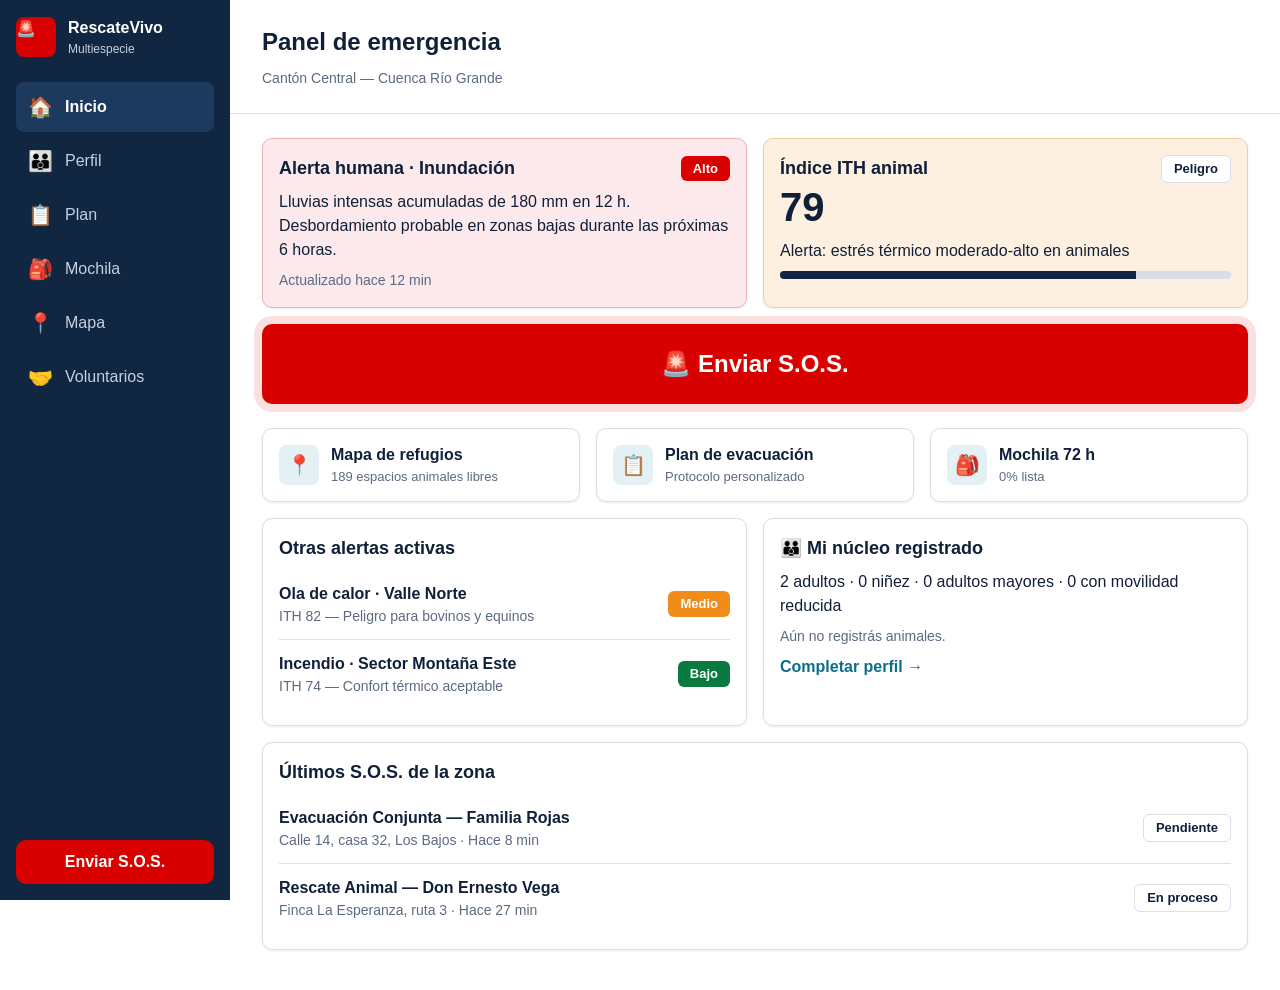
<file: index.html>
<!DOCTYPE html>
<html lang="es">

<head>
    <meta charset="UTF-8">
    <meta name="viewport" content="width=device-width, initial-scale=1">
    <title>Panel de emergencia | RescateVivo</title>
    <link rel="stylesheet" href="css/inicio.css">
</head>

<body>
    <!-- MENU: copiar este bloque igual en todas las paginas (en /pages cambia el prefijo a ../) -->
    <nav class="menu" aria-label="Menú principal">
        <div class="menu-marca">
            <span class="menu-logo" aria-hidden="true">🚨</span>
            <div><strong>RescateVivo</strong><span class="menu-subtitulo">Multiespecie</span></div>
        </div>
        <ul class="menu-lista">
            <li><a class="menu-enlace activo" href="index.html" aria-current="page"><span class="menu-icono" aria-hidden="true">🏠</span>Inicio</a></li>
            <li><a class="menu-enlace" href="pages/perfil.html"><span class="menu-icono" aria-hidden="true">👪</span>Perfil</a></li>
            <li><a class="menu-enlace" href="pages/plan.html"><span class="menu-icono" aria-hidden="true">📋</span>Plan</a></li>
            <li><a class="menu-enlace" href="pages/mochila.html"><span class="menu-icono" aria-hidden="true">🎒</span>Mochila</a></li>
            <li><a class="menu-enlace" href="pages/mapa.html"><span class="menu-icono" aria-hidden="true">📍</span>Mapa</a></li>
            <li><a class="menu-enlace" href="pages/voluntarios.html"><span class="menu-icono" aria-hidden="true">🤝</span>Voluntarios</a></li>
        </ul>
        <a class="btn btn-sos menu-sos" href="#">Enviar S.O.S.</a>
    </nav>

    <header class="encabezado-pagina">
        <h1>Panel de emergencia</h1>
        <p>Cantón Central — Cuenca Río Grande</p>
    </header>

    <main class="contenido">

        <!-- Alerta humana + indice ITH -->
        <div class="fila-dos">
            <section class="tarjeta tarjeta-alerta" aria-labelledby="titulo-alerta" role="alert">
                <div class="alerta-titulo">
                    <h2 id="titulo-alerta">Alerta humana · Inundación</h2>
                    <span class="badge badge-peligro">Alto</span>
                </div>
                <p class="alerta-detalle">Lluvias intensas acumuladas de 180 mm en 12 h. Desbordamiento probable en zonas bajas durante las próximas 6 horas.</p>
                <p class="texto-suave">Actualizado hace 12 min</p>
            </section>

            <section class="tarjeta tarjeta-aviso" aria-labelledby="titulo-ith">
                <div class="alerta-titulo">
                    <h2 id="titulo-ith">Índice ITH animal</h2>
                    <span class="badge badge-borde">Peligro</span>
                </div>
                <p class="ith-numero" id="ith-numero">0</p>
                <p class="alerta-detalle">Alerta: estrés térmico moderado-alto en animales</p>
                <div class="progreso" id="ith-barra" role="progressbar" aria-label="Índice ITH animal" aria-valuemin="0" aria-valuemax="100" aria-valuenow="0">
                    <div class="progreso-relleno" id="ith-relleno"></div>
                </div>
            </section>
        </div>

        <!-- Boton S.O.S. -->
        <a class="btn btn-sos btn-bloque boton-sos-grande" href="#">🚨 Enviar S.O.S.</a>

        <!-- Atajos -->
        <nav class="atajos" aria-label="Atajos">
            <a class="atajo" href="pages/mapa.html">
                <span class="atajo-icono" aria-hidden="true">📍</span>
                <span><strong>Mapa de refugios</strong><small>189 espacios animales libres</small></span>
            </a>
            <a class="atajo" href="pages/plan.html">
                <span class="atajo-icono" aria-hidden="true">📋</span>
                <span><strong>Plan de evacuación</strong><small>Protocolo personalizado</small></span>
            </a>
            <a class="atajo" href="pages/mochila.html">
                <span class="atajo-icono" aria-hidden="true">🎒</span>
                <span><strong>Mochila 72 h</strong><small>0% lista</small></span>
            </a>
        </nav>

        <!-- Otras alertas + nucleo registrado -->
        <div class="fila-dos">
            <section class="tarjeta" aria-labelledby="titulo-otras">
                <h2 id="titulo-otras">Otras alertas activas</h2>
                <ul class="lista-simple" id="lista-alertas"></ul>
            </section>

            <section class="tarjeta" aria-labelledby="titulo-nucleo">
                <h2 id="titulo-nucleo">👪 Mi núcleo registrado</h2>
                <p>2 adultos · 0 niñez · 0 adultos mayores · 0 con movilidad reducida</p>
                <p class="texto-suave alerta-detalle">Aún no registrás animales.</p>
                <a class="enlace" href="pages/perfil.html">Completar perfil →</a>
            </section>
        </div>

        <!-- Ultimos S.O.S. -->
        <section class="tarjeta" aria-labelledby="titulo-sos">
            <h2 id="titulo-sos">Últimos S.O.S. de la zona</h2>
            <ul class="lista-simple" id="lista-sos"></ul>
        </section>

    </main>

    <script src="js/inicio.js"></script>
</body>

</html>
</file>
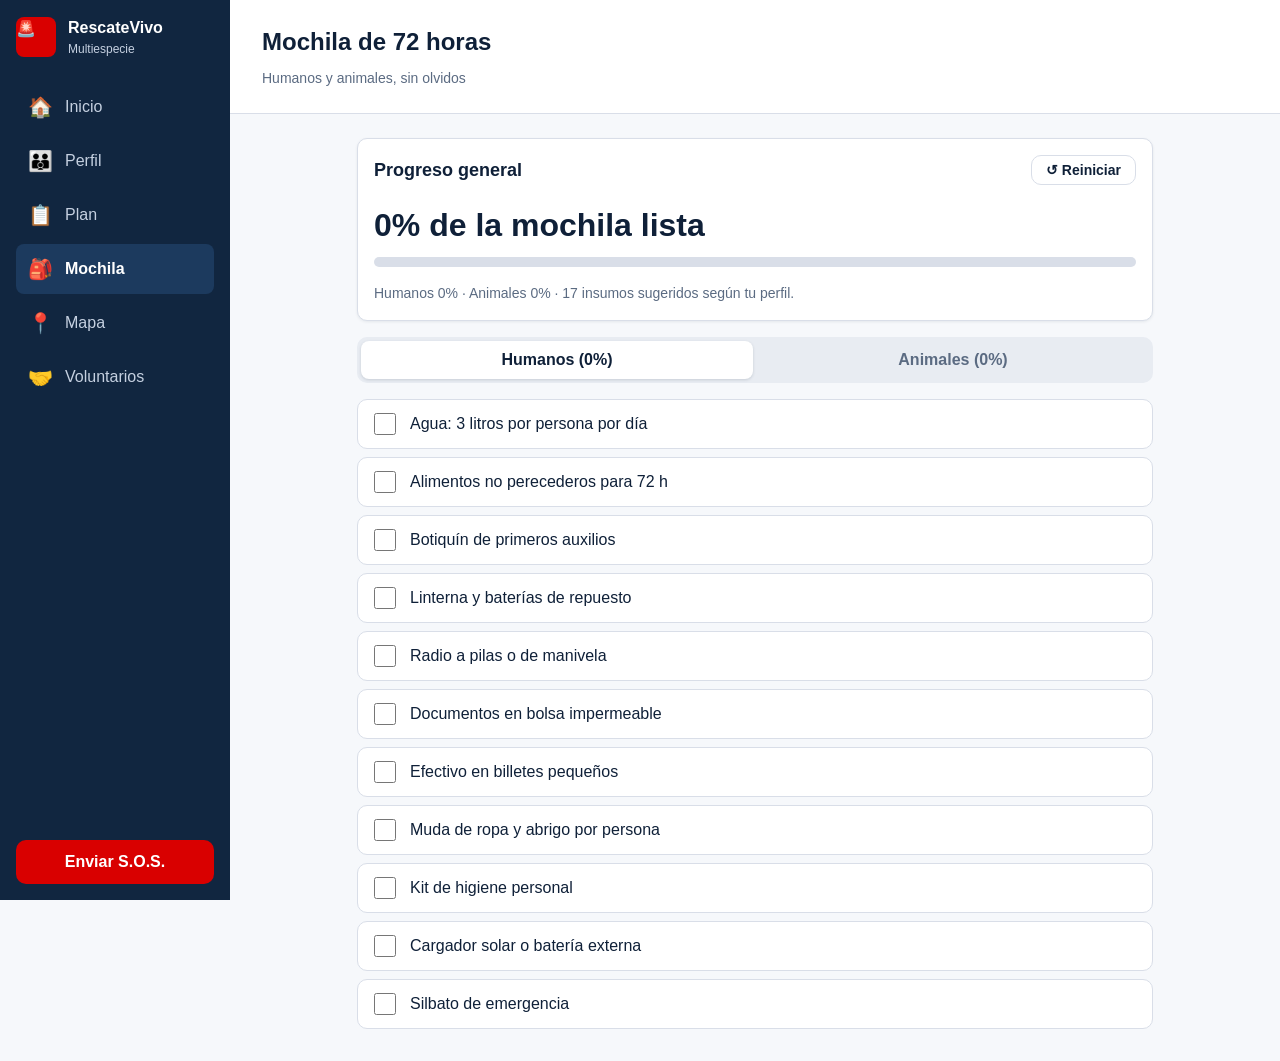
<file: pages/mochila.html>
<!DOCTYPE html>
<html lang="es">

<head>
    <meta charset="UTF-8">
    <meta name="viewport" content="width=device-width, initial-scale=1">
    <title>Mochila de 72 horas | RescateVivo</title>
    <link rel="stylesheet" href="../css/inicio.css">
    <link rel="stylesheet" href="../css/mochila.css">
</head>

<body>
    <nav class="menu" aria-label="Menú principal">
        <div class="menu-marca">
            <span class="menu-logo" aria-hidden="true">🚨</span>
            <div><strong>RescateVivo</strong><span class="menu-subtitulo">Multiespecie</span></div>
        </div>
        <ul class="menu-lista">
            <li><a class="menu-enlace" href="../index.html"><span class="menu-icono" aria-hidden="true">🏠</span>Inicio</a></li>
            <li><a class="menu-enlace" href="perfil.html"><span class="menu-icono" aria-hidden="true">👪</span>Perfil</a></li>
            <li><a class="menu-enlace" href="plan.html"><span class="menu-icono" aria-hidden="true">📋</span>Plan</a></li>
            <li><a class="menu-enlace activo" href="mochila.html" aria-current="page"><span class="menu-icono" aria-hidden="true">🎒</span>Mochila</a></li>
            <li><a class="menu-enlace" href="mapa.html"><span class="menu-icono" aria-hidden="true">📍</span>Mapa</a></li>
            <li><a class="menu-enlace" href="voluntarios.html"><span class="menu-icono" aria-hidden="true">🤝</span>Voluntarios</a></li>
        </ul>
        <a class="btn btn-sos menu-sos" href="#">Enviar S.O.S.</a>
    </nav>

    <header class="encabezado-pagina">
        <h1>Mochila de 72 horas</h1>
        <p>Humanos y animales, sin olvidos</p>
    </header>

    <main class="contenido contenido-centrado">

        <!-- Progreso general -->
        <section class="tarjeta" aria-labelledby="titulo-progreso">
            <div class="progreso-cabecera">
                <h2 id="titulo-progreso">Progreso general</h2>
                <button type="button" class="btn btn-reiniciar" id="btn-reiniciar">↺ Reiniciar</button>
            </div>

            <p class="porcentaje" id="mochila-porcentaje">0% de la mochila lista</p>

            <div class="progreso">
                <div class="progreso-relleno" id="mochila-relleno"></div>
            </div>

            <p class="texto-suave progreso-detalle" id="mochila-detalle">Humanos 0% · Animales 0% · 17 insumos sugeridos según tu perfil.</p>
        </section>

        <!-- Pestañas -->
        <div class="pestanas">
            <button type="button" class="pestana activa" id="btn-humanos">Humanos (0%)</button>
            <button type="button" class="pestana" id="btn-animales">Animales (0%)</button>
        </div>

        <!-- Lista de insumos -->
        <ul class="lista-items" id="lista-items"></ul>

    </main>

    <script src="../js/mochila.js"></script>
</body>

</html>
</file>
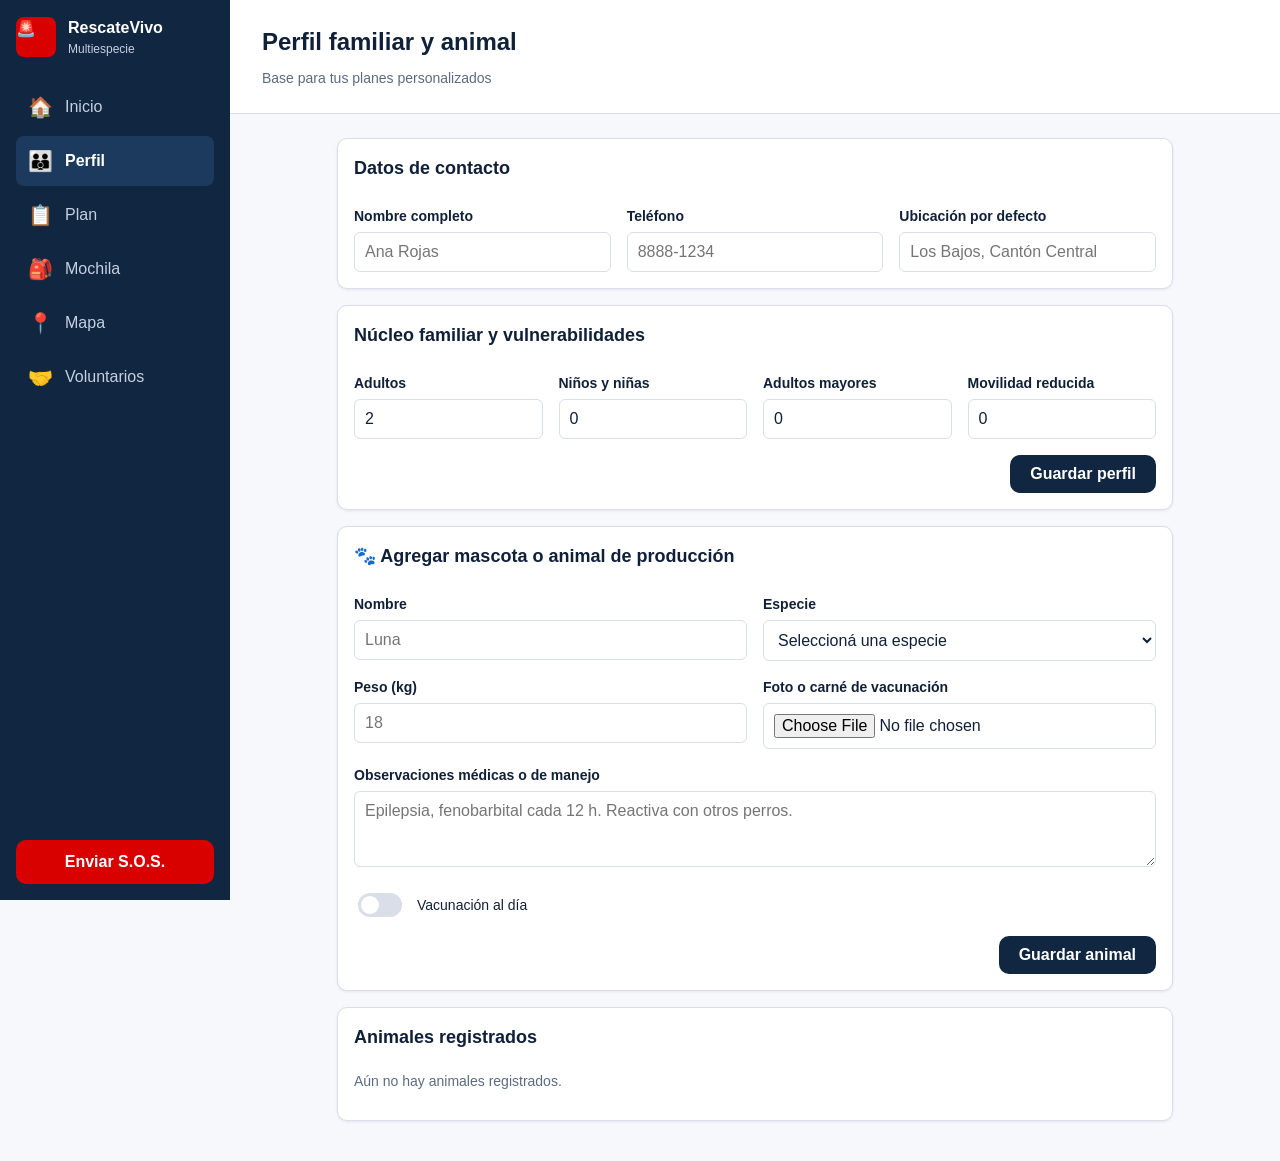
<file: pages/perfil.html>
<!DOCTYPE html>
<html lang="es">

<head>
    <meta charset="UTF-8">
    <meta name="viewport" content="width=device-width, initial-scale=1">
    <title>Perfil familiar y animal | RescateVivo</title>
    <link rel="stylesheet" href="../css/inicio.css">
    <link rel="stylesheet" href="../css/perfil.css">
</head>

<body>
    <nav class="menu" aria-label="Menú principal">
        <div class="menu-marca">
            <span class="menu-logo" aria-hidden="true">🚨</span>
            <div><strong>RescateVivo</strong><span class="menu-subtitulo">Multiespecie</span></div>
        </div>
        <ul class="menu-lista">
            <li><a class="menu-enlace" href="../index.html"><span class="menu-icono" aria-hidden="true">🏠</span>Inicio</a></li>
            <li><a class="menu-enlace activo" href="perfil.html" aria-current="page"><span class="menu-icono" aria-hidden="true">👪</span>Perfil</a></li>
            <li><a class="menu-enlace" href="plan.html"><span class="menu-icono" aria-hidden="true">📋</span>Plan</a></li>
            <li><a class="menu-enlace" href="mochila.html"><span class="menu-icono" aria-hidden="true">🎒</span>Mochila</a></li>
            <li><a class="menu-enlace" href="mapa.html"><span class="menu-icono" aria-hidden="true">📍</span>Mapa</a></li>
            <li><a class="menu-enlace" href="voluntarios.html"><span class="menu-icono" aria-hidden="true">🤝</span>Voluntarios</a></li>
        </ul>
        <a class="btn btn-sos menu-sos" href="#">Enviar S.O.S.</a>
    </nav>

    <header class="encabezado-pagina">
        <h1>Perfil familiar y animal</h1>
        <p>Base para tus planes personalizados</p>
    </header>

    <main class="contenido contenido-centrado">

        <!-- Formulario de la familia -->
        <form id="form-familia" novalidate>

            <section class="tarjeta" aria-labelledby="titulo-contacto">
                <h2 id="titulo-contacto">Datos de contacto</h2>

                <div class="campos-tres">
                    <div>
                        <label for="nombre-completo">Nombre completo</label>
                        <input type="text" id="nombre-completo" placeholder="Ana Rojas" autocomplete="off">
                    </div>
                    <div>
                        <label for="telefono">Teléfono</label>
                        <input type="tel" id="telefono" placeholder="8888-1234" autocomplete="off">
                    </div>
                    <div>
                        <label for="ubicacion">Ubicación por defecto</label>
                        <input type="text" id="ubicacion" placeholder="Los Bajos, Cantón Central" autocomplete="off">
                    </div>
                </div>
            </section>

            <section class="tarjeta" aria-labelledby="titulo-nucleo">
                <h2 id="titulo-nucleo">Núcleo familiar y vulnerabilidades</h2>

                <div class="campos-cuatro">
                    <div>
                        <label for="adultos">Adultos</label>
                        <input type="number" id="adultos" min="0" value="2">
                    </div>
                    <div>
                        <label for="ninos">Niños y niñas</label>
                        <input type="number" id="ninos" min="0" value="0">
                    </div>
                    <div>
                        <label for="mayores">Adultos mayores</label>
                        <input type="number" id="mayores" min="0" value="0">
                    </div>
                    <div>
                        <label for="movilidad">Movilidad reducida</label>
                        <input type="number" id="movilidad" min="0" value="0">
                    </div>
                </div>

                <div class="fila-boton">
                    <button type="submit" class="btn btn-oscuro">Guardar perfil</button>
                </div>
                <p id="mensaje-familia" class="mensaje" role="alert"></p>
            </section>

        </form>

        <!-- Formulario de los animales -->
        <section class="tarjeta" aria-labelledby="titulo-animal">
            <h2 id="titulo-animal">🐾 Agregar mascota o animal de producción</h2>

            <form id="form-animal" novalidate>
                <div class="campos-dos">
                    <div>
                        <label for="nombre-animal">Nombre</label>
                        <input type="text" id="nombre-animal" placeholder="Luna" autocomplete="off">
                    </div>
                    <div>
                        <label for="especie">Especie</label>
                        <select id="especie">
                            <option value="">Seleccioná una especie</option>
                            <option value="Perro">Perro</option>
                            <option value="Gato">Gato</option>
                            <option value="Caballo">Caballo</option>
                            <option value="Bovino">Bovino</option>
                            <option value="Ave">Ave</option>
                            <option value="Otro">Otro</option>
                        </select>
                    </div>
                    <div>
                        <label for="peso">Peso (kg)</label>
                        <input type="number" id="peso" min="0" step="any" placeholder="18">
                    </div>
                    <div>
                        <label for="carnet">Foto o carné de vacunación</label>
                        <input type="file" id="carnet" accept="image/*">
                    </div>
                </div>

                <label for="observaciones">Observaciones médicas o de manejo</label>
                <textarea id="observaciones" rows="3" placeholder="Epilepsia, fenobarbital cada 12 h. Reactiva con otros perros."></textarea>

                <label class="interruptor" for="vacunacion">
                    <input type="checkbox" id="vacunacion">
                    Vacunación al día
                </label>

                <div class="fila-boton">
                    <button type="submit" class="btn btn-oscuro">Guardar animal</button>
                </div>
                <p id="mensaje-animal" class="mensaje" role="alert"></p>
            </form>
        </section>

        <!-- Lista de animales registrados -->
        <section class="tarjeta" aria-labelledby="titulo-registrados">
            <h2 id="titulo-registrados">Animales registrados</h2>
            <ul class="lista-simple" id="lista-animales"></ul>
        </section>

    </main>

    <script src="../js/perfil.js"></script>
</body>

</html>
</file>
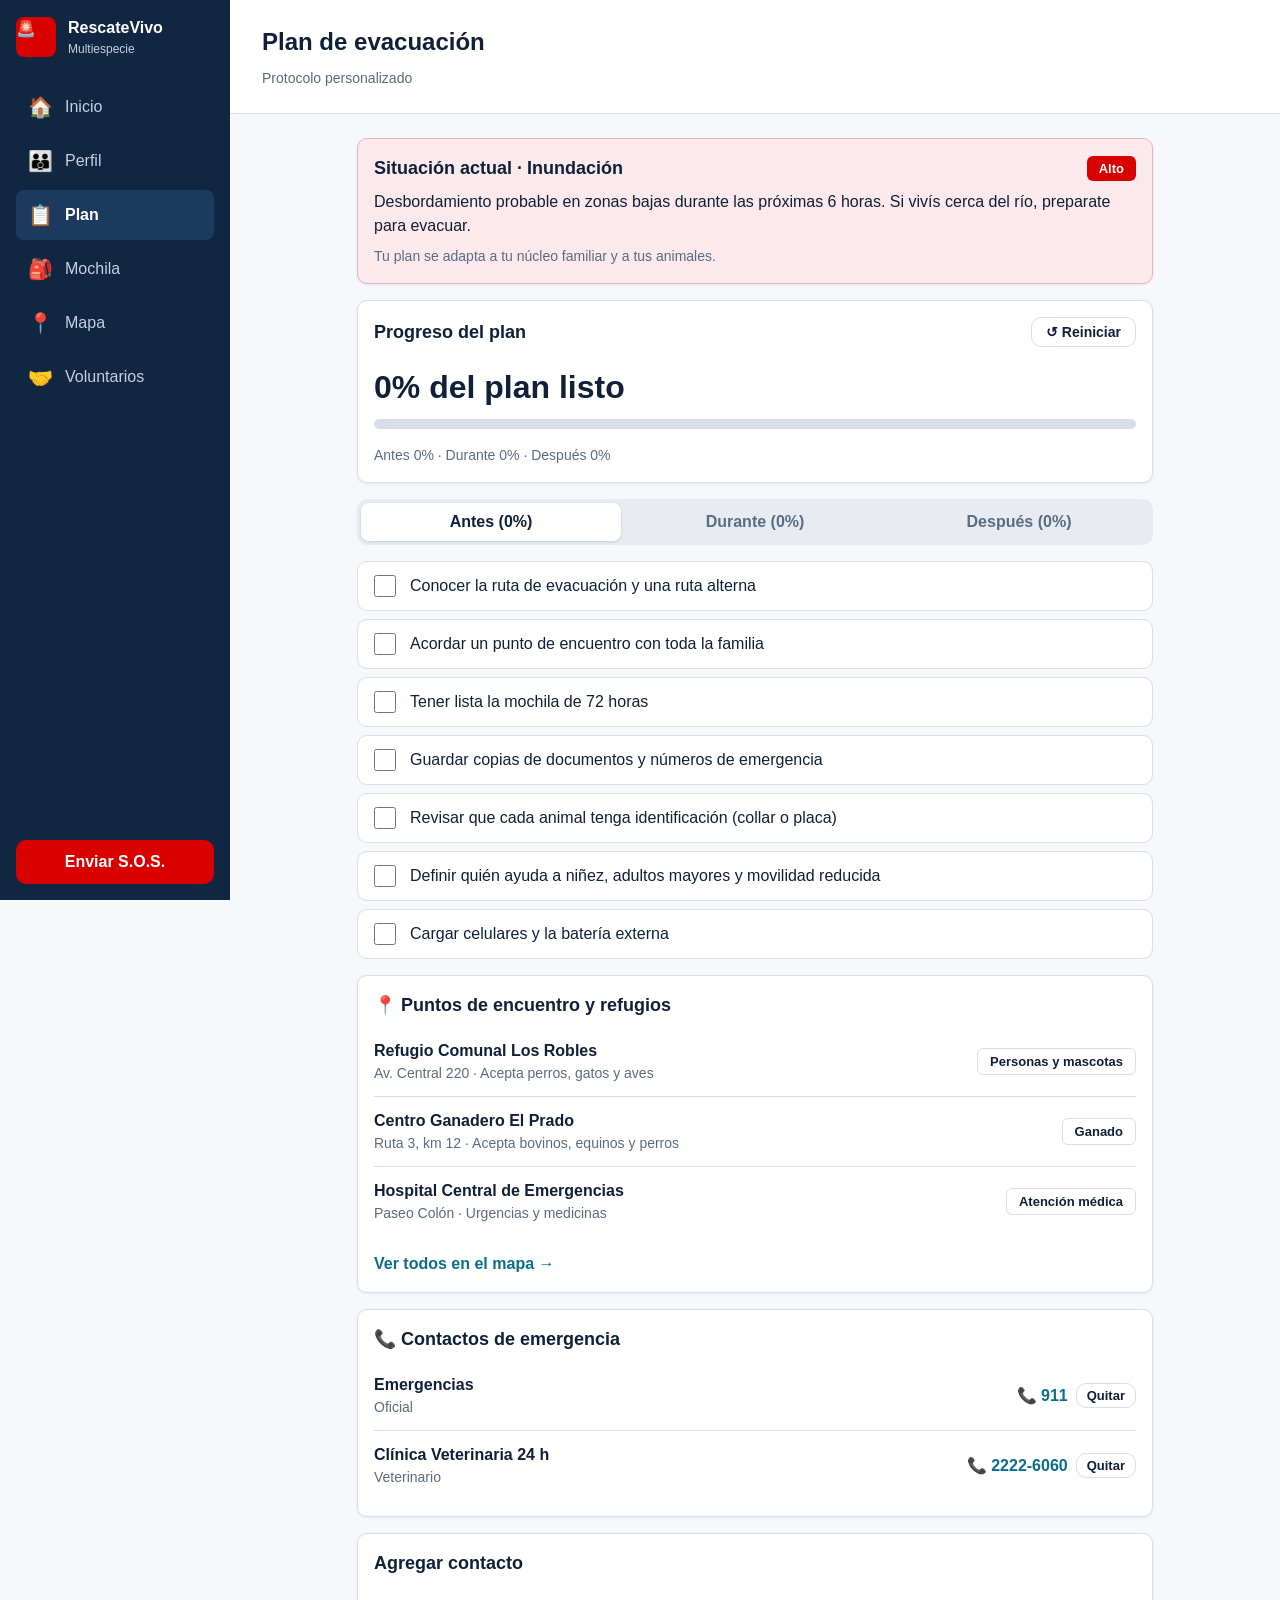
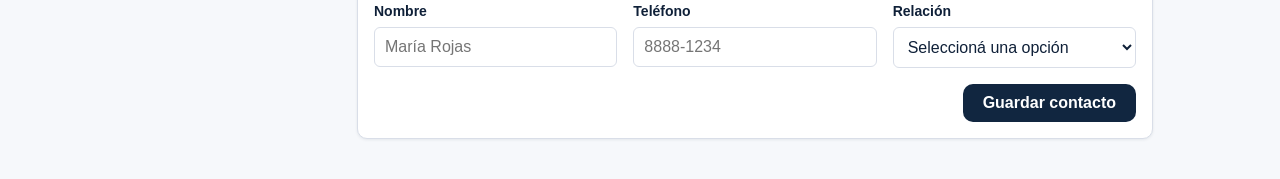
<file: pages/plan.html>
<!DOCTYPE html>
<html lang="es">

<head>
    <meta charset="UTF-8">
    <meta name="viewport" content="width=device-width, initial-scale=1">
    <title>Plan de evacuación | RescateVivo</title>
    <link rel="stylesheet" href="../css/inicio.css">
    <link rel="stylesheet" href="../css/plan.css">
</head>

<body>
    <nav class="menu" aria-label="Menú principal">
        <div class="menu-marca">
            <span class="menu-logo" aria-hidden="true">🚨</span>
            <div><strong>RescateVivo</strong><span class="menu-subtitulo">Multiespecie</span></div>
        </div>
        <ul class="menu-lista">
            <li><a class="menu-enlace" href="../index.html"><span class="menu-icono" aria-hidden="true">🏠</span>Inicio</a></li>
            <li><a class="menu-enlace" href="perfil.html"><span class="menu-icono" aria-hidden="true">👪</span>Perfil</a></li>
            <li><a class="menu-enlace activo" href="plan.html" aria-current="page"><span class="menu-icono" aria-hidden="true">📋</span>Plan</a></li>
            <li><a class="menu-enlace" href="mochila.html"><span class="menu-icono" aria-hidden="true">🎒</span>Mochila</a></li>
            <li><a class="menu-enlace" href="mapa.html"><span class="menu-icono" aria-hidden="true">📍</span>Mapa</a></li>
            <li><a class="menu-enlace" href="voluntarios.html"><span class="menu-icono" aria-hidden="true">🤝</span>Voluntarios</a></li>
        </ul>
        <a class="btn btn-sos menu-sos" href="#">Enviar S.O.S.</a>
    </nav>

    <header class="encabezado-pagina">
        <h1>Plan de evacuación</h1>
        <p>Protocolo personalizado</p>
    </header>

    <main class="contenido contenido-centrado">

        <!-- Situacion actual -->
        <section class="tarjeta tarjeta-alerta" aria-labelledby="titulo-situacion" role="alert">
            <div class="alerta-titulo">
                <h2 id="titulo-situacion">Situación actual · Inundación</h2>
                <span class="badge badge-peligro">Alto</span>
            </div>
            <p class="alerta-detalle">Desbordamiento probable en zonas bajas durante las próximas 6 horas. Si vivís cerca del río, preparate para evacuar.</p>
            <p class="texto-suave">Tu plan se adapta a tu núcleo familiar y a tus animales.</p>
        </section>

        <!-- Progreso del plan -->
        <section class="tarjeta" aria-labelledby="titulo-progreso">
            <div class="progreso-cabecera">
                <h2 id="titulo-progreso">Progreso del plan</h2>
                <button type="button" class="btn btn-reiniciar" id="btn-reiniciar">↺ Reiniciar</button>
            </div>

            <p class="porcentaje" id="plan-porcentaje">0% del plan listo</p>

            <div class="progreso" id="plan-barra" role="progressbar" aria-label="Progreso del plan" aria-valuemin="0" aria-valuemax="100" aria-valuenow="0">
                <div class="progreso-relleno" id="plan-relleno"></div>
            </div>

            <p class="texto-suave progreso-detalle" id="plan-detalle">Antes 0% · Durante 0% · Después 0%</p>
        </section>

        <!-- Pestañas -->
        <div class="pestanas">
            <button type="button" class="pestana activa" id="btn-antes">Antes (0%)</button>
            <button type="button" class="pestana" id="btn-durante">Durante (0%)</button>
            <button type="button" class="pestana" id="btn-despues">Después (0%)</button>
        </div>

        <!-- Pasos de la pestaña elegida -->
        <ul class="lista-items" id="lista-pasos"></ul>

        <!-- Puntos de encuentro -->
        <section class="tarjeta" aria-labelledby="titulo-destinos">
            <h2 id="titulo-destinos">📍 Puntos de encuentro y refugios</h2>
            <ul class="lista-simple" id="lista-destinos"></ul>
            <p class="destinos-enlace"><a class="enlace" href="mapa.html">Ver todos en el mapa →</a></p>
        </section>

        <!-- Contactos de emergencia -->
        <section class="tarjeta" aria-labelledby="titulo-contactos">
            <h2 id="titulo-contactos">📞 Contactos de emergencia</h2>
            <ul class="lista-simple" id="lista-contactos"></ul>
        </section>

        <section class="tarjeta" aria-labelledby="titulo-nuevo-contacto">
            <h2 id="titulo-nuevo-contacto">Agregar contacto</h2>

            <form id="form-contacto" novalidate>
                <div class="campos-tres">
                    <div>
                        <label for="nombre-contacto">Nombre</label>
                        <input type="text" id="nombre-contacto" placeholder="María Rojas" autocomplete="off">
                    </div>
                    <div>
                        <label for="telefono-contacto">Teléfono</label>
                        <input type="tel" id="telefono-contacto" placeholder="8888-1234" autocomplete="off">
                    </div>
                    <div>
                        <label for="relacion-contacto">Relación</label>
                        <select id="relacion-contacto">
                            <option value="">Seleccioná una opción</option>
                            <option value="Familiar">Familiar</option>
                            <option value="Vecino">Vecino o vecina</option>
                            <option value="Veterinario">Veterinario</option>
                            <option value="Otro">Otro</option>
                        </select>
                    </div>
                </div>

                <div class="fila-boton">
                    <button type="submit" class="btn btn-oscuro">Guardar contacto</button>
                </div>
                <p id="mensaje-contacto" class="mensaje" role="alert"></p>
            </form>
        </section>

    </main>

    <script src="../js/plan.js"></script>
</body>

</html>
</file>
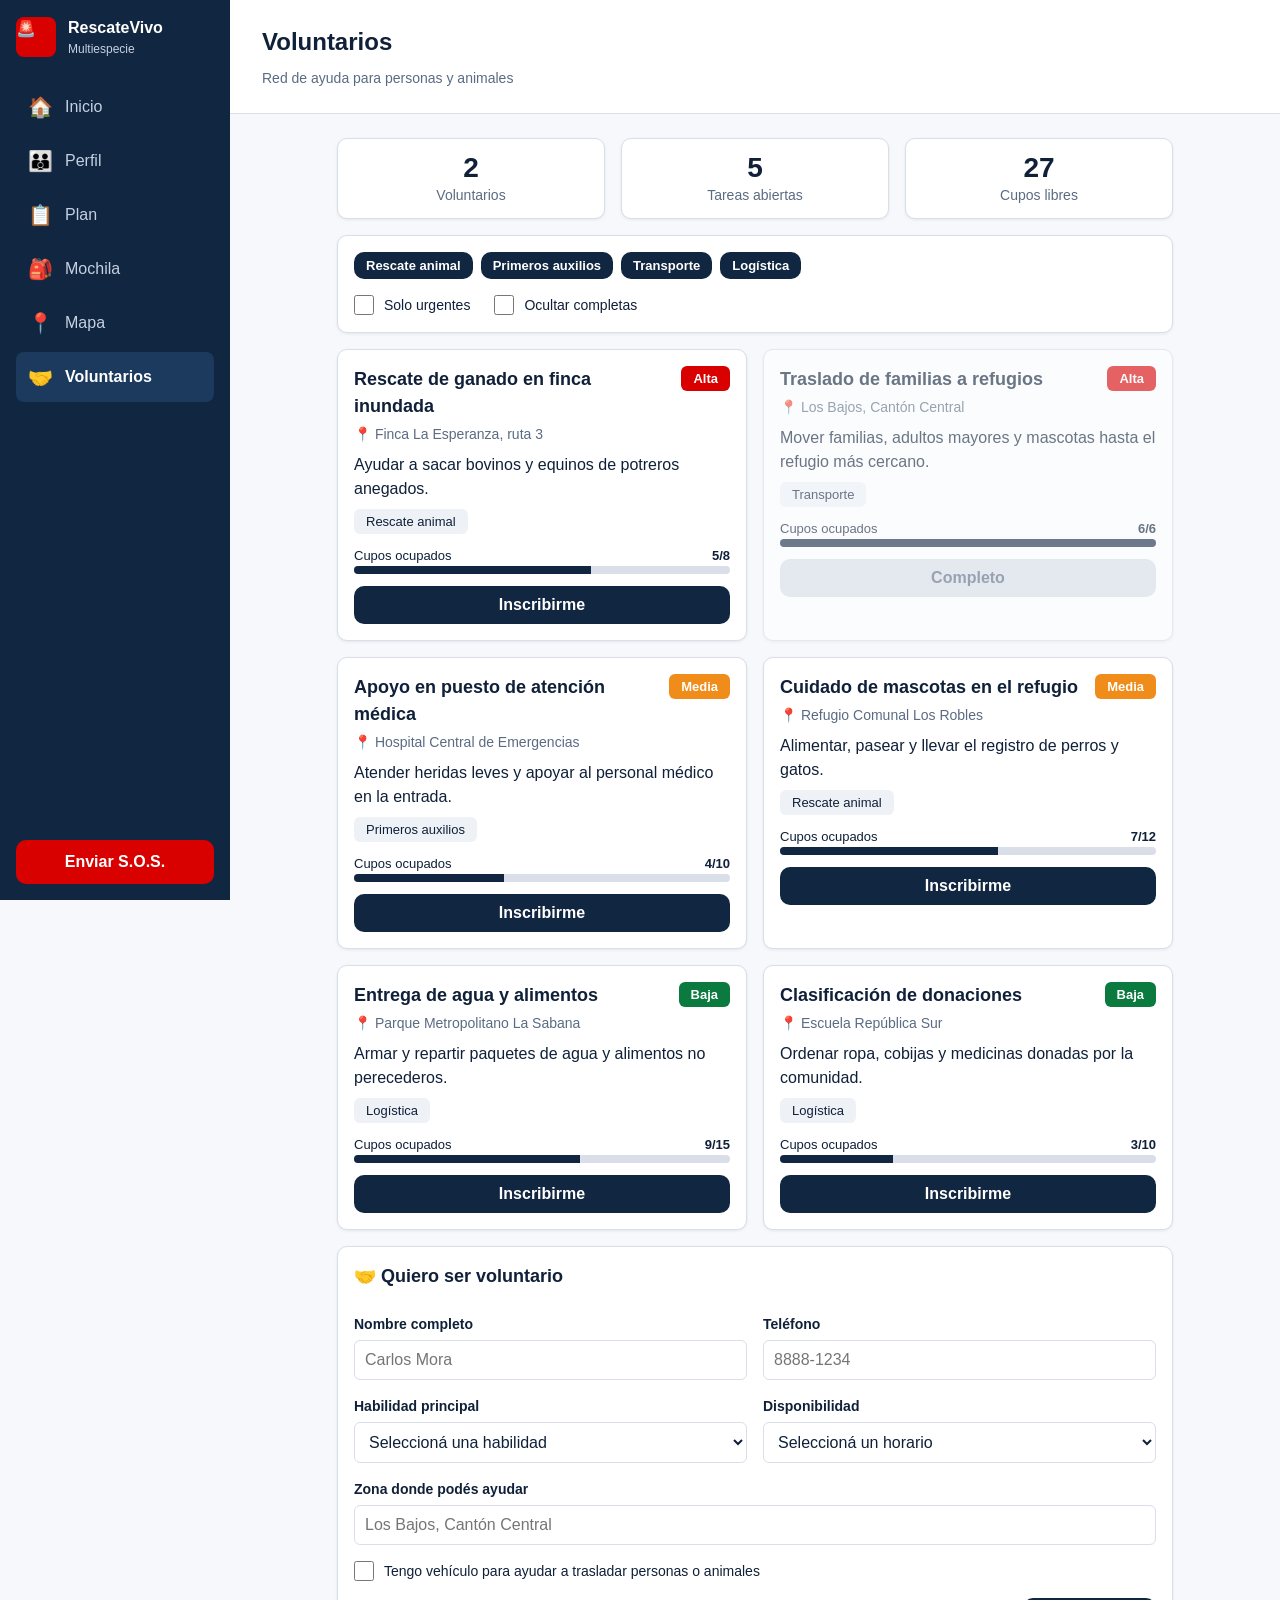
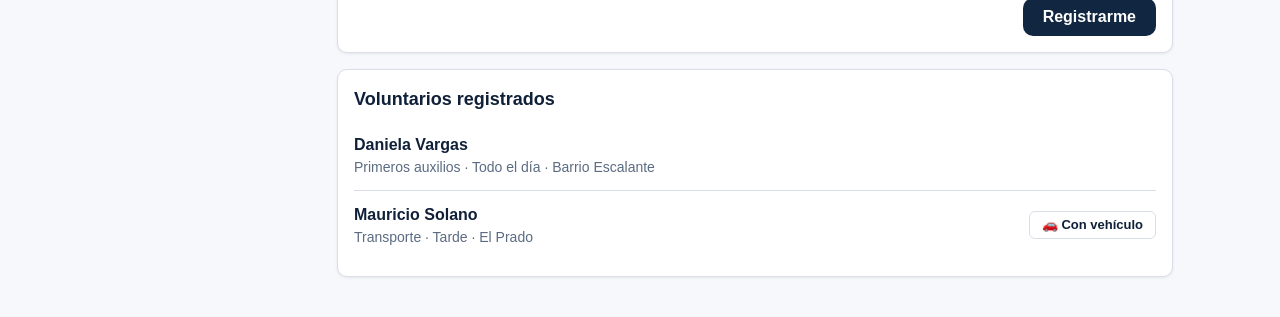
<file: pages/voluntarios.html>
<!DOCTYPE html>
<html lang="es">

<head>
    <meta charset="UTF-8">
    <meta name="viewport" content="width=device-width, initial-scale=1">
    <title>Voluntarios | RescateVivo</title>
    <link rel="stylesheet" href="../css/inicio.css">
    <link rel="stylesheet" href="../css/voluntarios.css">
</head>

<body>
    <nav class="menu" aria-label="Menú principal">
        <div class="menu-marca">
            <span class="menu-logo" aria-hidden="true">🚨</span>
            <div><strong>RescateVivo</strong><span class="menu-subtitulo">Multiespecie</span></div>
        </div>
        <ul class="menu-lista">
            <li><a class="menu-enlace" href="../index.html"><span class="menu-icono" aria-hidden="true">🏠</span>Inicio</a></li>
            <li><a class="menu-enlace" href="perfil.html"><span class="menu-icono" aria-hidden="true">👪</span>Perfil</a></li>
            <li><a class="menu-enlace" href="plan.html"><span class="menu-icono" aria-hidden="true">📋</span>Plan</a></li>
            <li><a class="menu-enlace" href="mochila.html"><span class="menu-icono" aria-hidden="true">🎒</span>Mochila</a></li>
            <li><a class="menu-enlace" href="mapa.html"><span class="menu-icono" aria-hidden="true">📍</span>Mapa</a></li>
            <li><a class="menu-enlace activo" href="voluntarios.html" aria-current="page"><span class="menu-icono" aria-hidden="true">🤝</span>Voluntarios</a></li>
        </ul>
        <a class="btn btn-sos menu-sos" href="#">Enviar S.O.S.</a>
    </nav>

    <header class="encabezado-pagina">
        <h1>Voluntarios</h1>
        <p>Red de ayuda para personas y animales</p>
    </header>

    <main class="contenido contenido-centrado">

        <!-- Resumen -->
        <section class="resumen" aria-label="Resumen de voluntarios">
            <div class="tarjeta resumen-dato">
                <strong id="total-voluntarios">0</strong>
                <span class="texto-suave">Voluntarios</span>
            </div>
            <div class="tarjeta resumen-dato">
                <strong id="total-tareas">0</strong>
                <span class="texto-suave">Tareas abiertas</span>
            </div>
            <div class="tarjeta resumen-dato">
                <strong id="total-cupos">0</strong>
                <span class="texto-suave">Cupos libres</span>
            </div>
        </section>

        <!-- Filtros -->
        <section class="tarjeta" aria-label="Filtros de tareas">
            <div class="filtros-tipo" id="filtros-tipo"></div>

            <div class="filtros-opciones">
                <label class="opcion-check" for="solo-urgentes">
                    <input type="checkbox" id="solo-urgentes">
                    Solo urgentes
                </label>

                <label class="opcion-check" for="ocultar-completas">
                    <input type="checkbox" id="ocultar-completas">
                    Ocultar completas
                </label>
            </div>
        </section>

        <!-- Tareas que necesitan voluntarios -->
        <div class="tareas" id="lista-tareas"></div>
        <p class="texto-suave" id="mensaje-vacio"></p>

        <!-- Formulario para ser voluntario -->
        <section class="tarjeta" aria-labelledby="titulo-registro">
            <h2 id="titulo-registro">🤝 Quiero ser voluntario</h2>

            <form id="form-voluntario" novalidate>
                <div class="campos-dos">
                    <div>
                        <label for="nombre-voluntario">Nombre completo</label>
                        <input type="text" id="nombre-voluntario" placeholder="Carlos Mora" autocomplete="off">
                    </div>
                    <div>
                        <label for="telefono-voluntario">Teléfono</label>
                        <input type="tel" id="telefono-voluntario" placeholder="8888-1234" autocomplete="off">
                    </div>
                    <div>
                        <label for="habilidad">Habilidad principal</label>
                        <select id="habilidad">
                            <option value="">Seleccioná una habilidad</option>
                            <option value="Rescate animal">Rescate animal</option>
                            <option value="Primeros auxilios">Primeros auxilios</option>
                            <option value="Transporte">Transporte</option>
                            <option value="Logística">Logística y donaciones</option>
                        </select>
                    </div>
                    <div>
                        <label for="disponibilidad">Disponibilidad</label>
                        <select id="disponibilidad">
                            <option value="">Seleccioná un horario</option>
                            <option value="Mañana">Mañana</option>
                            <option value="Tarde">Tarde</option>
                            <option value="Noche">Noche</option>
                            <option value="Todo el día">Todo el día</option>
                        </select>
                    </div>
                </div>

                <label for="zona">Zona donde podés ayudar</label>
                <input type="text" id="zona" placeholder="Los Bajos, Cantón Central" autocomplete="off">

                <label class="opcion-check opcion-vehiculo" for="vehiculo">
                    <input type="checkbox" id="vehiculo">
                    Tengo vehículo para ayudar a trasladar personas o animales
                </label>

                <div class="fila-boton">
                    <button type="submit" class="btn btn-oscuro">Registrarme</button>
                </div>
                <p id="mensaje-voluntario" class="mensaje" role="alert"></p>
            </form>
        </section>

        <!-- Voluntarios registrados -->
        <section class="tarjeta" aria-labelledby="titulo-registrados">
            <h2 id="titulo-registrados">Voluntarios registrados</h2>
            <ul class="lista-simple" id="lista-voluntarios"></ul>
        </section>

    </main>

    <script src="../js/voluntarios.js"></script>
</body>

</html>
</file>
<file: css/inicio.css>
/* ====================  VARIABLES  */
:root {
    /* Fondo y superficies (contenido claro como en el Figma) */
    --color-fondo: #ffffff;
    --color-superficie: #ffffff;
    --color-superficie-2: #eef2f7;
    --color-borde: #d9dee8;

    /* Texto */
    --color-texto: #0f2038;
    --color-texto-suave: #5b6b82;
    --color-link: #0b6e8a;

    /* Menu lateral (azul oscuro) */
    --color-menu: #112640;
    --color-menu-activo: #1c3a5e;
    --color-menu-texto: #c5d0e0;

    /* Colores de accion y estado */
    --color-sos: #d90000;
    --color-sos-hover: #b00000;
    --color-info: #3b82f6;
    --color-exito: #0a7a3f;
    --color-aviso: #f08c1a;

    /* Fondos de tarjetas de alerta */
    --color-alerta-fondo: #fbe9ec;
    --color-alerta-borde: #e8b4bc;
    --color-aviso-fondo: #fdf0e1;
    --color-aviso-borde: #f0cf9f;
    --color-icono-fondo: #e3f1f5;

    /* Fuente y tamanos */
    --fuente: Arial, Helvetica, sans-serif;
    --texto-chico: 14px;
    --texto-normal: 16px;
    --texto-titulo: 24px;

    /* Espacios y bordes */
    --espacio-1: 8px;
    --espacio-2: 16px;
    --espacio-3: 24px;
    --radio: 10px;

    /* Medidas del menu */
    --ancho-menu: 230px;
    --alto-menu-movil: 64px;
}

/* ====================  BASE */
* {
    box-sizing: border-box;
}

body {
    margin: 0;
    padding-bottom: var(--alto-menu-movil);
    font-family: var(--fuente);
    font-size: var(--texto-normal);
    background-color: var(--color-fondo);
    color: var(--color-texto);
    line-height: 1.5;
}

h1, h2, h3 {
    margin: 0 0 var(--espacio-1) 0;
}

h1 { font-size: var(--texto-titulo); }
h2 { font-size: 18px; }
h3 { font-size: var(--texto-normal); }

p { margin: 0; }

a { color: inherit; }

/* borde azul  para  navegar con teclado */
a:focus-visible,
button:focus-visible,
input:focus-visible,
select:focus-visible,
textarea:focus-visible {
    outline: 3px solid var(--color-info);
    outline-offset: 2px;
}

/* ==================== MENU (celular_barra de abajo)  */
.menu {
    position: fixed;
    left: 0;
    right: 0;
    bottom: 0;
    height: var(--alto-menu-movil);
    background-color: var(--color-menu);
    z-index: 10;
}

.menu-marca,
.menu-sos {
    display: none;
}

.menu-lista {
    display: flex;
    height: 100%;
    margin: 0;
    padding: 0;
    list-style: none;
}

.menu-lista li {
    flex: 1;
}

.menu-enlace {
    display: flex;
    flex-direction: column;
    align-items: center;
    justify-content: center;
    gap: 2px;
    height: 100%;
    font-size: 11px;
    text-decoration: none;
    color: var(--color-menu-texto);
}

.menu-icono {
    font-size: 20px;
}

.menu-enlace:hover {
    color: white;
}

.menu-enlace.activo {
    color: white;
    font-weight: bold;
    background-color: var(--color-menu-activo);
}

/* ==================== 4. TARJETAS Y BOTONES  */
/* ---------- Contenido paginas */
.encabezado-pagina {
    padding: var(--espacio-3) var(--espacio-2) var(--espacio-2) var(--espacio-2);
    border-bottom: 1px solid var(--color-borde);
}

.encabezado-pagina p {
    color: var(--color-texto-suave);
    font-size: var(--texto-chico);
}

.contenido {
    padding: var(--espacio-2);
}

/* ---------- Tarjetas  */
.tarjeta {
    background-color: var(--color-superficie);
    border: 1px solid var(--color-borde);
    border-radius: var(--radio);
    padding: var(--espacio-2);
    margin-bottom: var(--espacio-2);
    box-shadow: 0 1px 3px rgba(15, 32, 56, 0.08);
}

.tarjeta-alerta {
    background-color: var(--color-alerta-fondo);
    border-color: var(--color-alerta-borde);
}

.tarjeta-aviso {
    background-color: var(--color-aviso-fondo);
    border-color: var(--color-aviso-borde);
}

/* ---------- Botones  */
.btn {
    display: inline-block;
    padding: 10px 20px;
    border: none;
    border-radius: var(--radio);
    background-color: var(--color-superficie-2);
    color: var(--color-texto);
    font-size: var(--texto-normal);
    font-family: var(--fuente);
    text-align: center;
    text-decoration: none;
    cursor: pointer;
}

.btn:hover {
    background-color: var(--color-borde);
}

.btn-sos {
    background-color: var(--color-sos);
    color: white;
    font-weight: bold;
}

.btn-sos:hover {
    background-color: var(--color-sos-hover);
}

.btn-bloque {
    display: block;
    width: 100%;
}

.enlace {
    color: var(--color-link);
    font-weight: bold;
    text-decoration: none;
}

.enlace:hover {
    text-decoration: underline;
}

/* ---------- badges  */
.badge {
    display: inline-block;
    padding: 3px 12px;
    border-radius: 6px;
    font-size: 13px;
    font-weight: bold;
    color: white;
    background-color: var(--color-info);
}

.badge-peligro { background-color: var(--color-sos); }
.badge-aviso   { background-color: var(--color-aviso); }
.badge-exito   { background-color: var(--color-exito); }

/* Etiqueta blanca con borde (Pendiente, En proceso...) */
.badge-borde {
    background-color: white;
    color: var(--color-texto);
    border: 1px solid var(--color-borde);
}

/* ---------- Barra de progreso  */
.progreso {
    width: 100%;
    height: 8px;
    background-color: var(--color-borde);
    border-radius: 20px;
    overflow: hidden;
}

.progreso-relleno {
    height: 100%;
    background-color: var(--color-menu);
}

/* ====================  FORMULARIOS Y LISTAS  */
/* ---------- Formularios ---------- */
label {
    display: block;
    margin-top: var(--espacio-2);
    margin-bottom: 5px;
    font-weight: bold;
    font-size: var(--texto-chico);
}

input,
select,
textarea {
    width: 100%;
    padding: 10px;
    border: 1px solid var(--color-borde);
    border-radius: 6px;
    background-color: white;
    color: var(--color-texto);
    font-size: var(--texto-normal);
    font-family: var(--fuente);
}

.invalido {
    border: 2px solid var(--color-sos);
}

/* ---------- Listas dentro de tarjetas ---------- */
.lista-simple {
    margin: 0;
    padding: 0;
    list-style: none;
}

.lista-simple li {
    display: flex;
    justify-content: space-between;
    align-items: center;
    gap: var(--espacio-2);
    padding: 12px 0;
    border-bottom: 1px solid var(--color-borde);
}

.lista-simple li:last-child {
    border-bottom: none;
}

.texto-suave {
    color: var(--color-texto-suave);
    font-size: var(--texto-chico);
}

/* ----------  para PC: menu a la izquierda ---------- */
@media (min-width: 768px) {
    body {
        padding-bottom: 0;
        padding-left: var(--ancho-menu);
    }

    .menu {
        top: 0;
        right: auto;
        bottom: 0;
        width: var(--ancho-menu);
        height: auto;
        display: flex;
        flex-direction: column;
        padding: var(--espacio-2);
    }

    .menu-marca {
        display: flex;
        align-items: center;
        gap: 12px;
        margin-bottom: var(--espacio-3);
        color: white;
    }

    .menu-logo {
        display: flex;
        align-items: center;
        justify-content: center;
        width: 40px;
        height: 40px;
        border-radius: 8px;
        background-color: var(--color-sos);
    }

    .menu-marca strong,
    .menu-marca span {
        display: block;
    }

    .menu-marca span.menu-subtitulo {
        font-size: 12px;
        color: var(--color-menu-texto);
    }

    .menu-lista {
        flex-direction: column;
        height: auto;
        gap: 4px;
    }

    .menu-lista li {
        flex: none;
    }

    .menu-enlace {
        flex-direction: row;
        justify-content: flex-start;
        gap: 12px;
        height: auto;
        padding: 10px 12px;
        border-radius: 8px;
        font-size: var(--texto-normal);
    }

    .menu-sos {
        display: block;
        margin-top: auto;
    }

    .encabezado-pagina {
        padding: var(--espacio-3) 32px;
    }

    .contenido {
        padding: var(--espacio-3) 32px;
        max-width: 1100px;
    }
}

/* ====================  PAGINA DE INICIO  */
/* Las dos tarjetas de arriba y las dos de abajo: 1 columna en celular */
.fila-dos {
    display: grid;
    grid-template-columns: 1fr;
    gap: 0 var(--espacio-2);
}

.alerta-titulo {
    display: flex;
    justify-content: space-between;
    align-items: center;
    gap: var(--espacio-1);
}

.alerta-titulo h2 {
    margin: 0;
}

.alerta-detalle {
    margin: var(--espacio-1) 0;
}

.ith-numero {
    font-size: 40px;
    font-weight: bold;
    line-height: 1.2;
}

/* Boton S.O.S. grande  */
.boton-sos-grande {
    padding: 22px;
    margin-bottom: var(--espacio-2);
    font-size: 24px;
    box-shadow: 0 0 0 8px rgba(217, 0, 0, 0.12);
}

/* Atajos */
.atajos {
    display: grid;
    grid-template-columns: 1fr;
    gap: var(--espacio-2);
    margin: var(--espacio-3) 0 var(--espacio-2) 0;
}

.atajo {
    display: flex;
    align-items: center;
    gap: 12px;
    padding: 14px var(--espacio-2);
    text-decoration: none;
    background-color: var(--color-superficie);
    border: 1px solid var(--color-borde);
    border-radius: var(--radio);
    box-shadow: 0 1px 3px rgba(15, 32, 56, 0.08);
}

.atajo:hover {
    background-color: var(--color-superficie-2);
}

.atajo-icono {
    display: flex;
    align-items: center;
    justify-content: center;
    width: 40px;
    height: 40px;
    border-radius: 8px;
    background-color: var(--color-icono-fondo);
    font-size: 20px;
}

.atajo strong,
.atajo small {
    display: block;
}

.atajo small {
    color: var(--color-texto-suave);
    font-size: 13px;
}

.sos-detalle {
    margin-top: 2px;
}

@media (min-width: 768px) {
    .fila-dos {
        grid-template-columns: 1fr 1fr;
    }

    .atajos {
        grid-template-columns: repeat(3, 1fr);
    }
}
</file>
<file: css/mochila.css>
/* ============================================
   mochila.css
   Estilos solo de la pagina de la Mochila.
   (los colores y componentes vienen de inicio.css)
   ============================================ */

/* Fondo gris clarito con encabezado blanco, como en el Figma */
body {
    background-color: #f6f8fb;
}

.encabezado-pagina {
    background-color: white;
}

/* Contenido centrado */
.contenido-centrado {
    margin: 0 auto;
    max-width: 860px;
}

/* Tarjeta de progreso */
.progreso-cabecera {
    display: flex;
    justify-content: space-between;
    align-items: center;
    gap: var(--espacio-2);
}

.progreso-cabecera h2 {
    margin: 0;
}

.btn-reiniciar {
    padding: 6px 14px;
    background-color: white;
    border: 1px solid var(--color-borde);
    font-size: var(--texto-chico);
    font-weight: bold;
}

.porcentaje {
    font-size: 32px;
    font-weight: bold;
    margin: var(--espacio-2) 0 var(--espacio-1) 0;
}

.progreso {
    height: 10px;
}

.progreso-detalle {
    margin-top: var(--espacio-2);
}

/* Pestañas Humanos / Animales */
.pestanas {
    display: flex;
    gap: 4px;
    padding: 4px;
    margin-bottom: var(--espacio-2);
    background-color: #e8ecf2;
    border-radius: var(--radio);
}

.pestana {
    flex: 1;
    padding: 10px;
    border: none;
    border-radius: 8px;
    background-color: transparent;
    color: var(--color-texto-suave);
    font-size: var(--texto-normal);
    font-family: var(--fuente);
    font-weight: bold;
    cursor: pointer;
}

.pestana.activa {
    background-color: white;
    color: var(--color-texto);
    box-shadow: 0 1px 3px rgba(15, 32, 56, 0.15);
}

/* Lista: cada insumo es una tarjeta */
.lista-items {
    margin: 0;
    padding: 0;
    list-style: none;
}

.lista-items li {
    margin-bottom: var(--espacio-1);
}

.item-mochila {
    display: flex;
    align-items: center;
    gap: 14px;
    width: 100%;
    margin: 0;
    padding: 12px 16px;
    background-color: white;
    border: 1px solid var(--color-borde);
    border-radius: var(--radio);
    font-size: var(--texto-normal);
    font-weight: bold;
    cursor: pointer;
}

.item-mochila:hover {
    background-color: var(--color-superficie-2);
}

/* Las casillas no deben ocupar todo el ancho */
.item-mochila input {
    width: 22px;
    height: 22px;
    margin: 0;
    padding: 0;
    cursor: pointer;
}

/* Insumo ya marcado */
.item-listo {
    color: var(--color-texto-suave);
    text-decoration: line-through;
}


@media (min-width: 768px) {
    .item-mochila {
        font-weight: normal;
    }
}
</file>
<file: css/perfil.css>
/* ============================================
   perfil.css
   Estilos solo de la pagina de Perfil familiar.
   (los colores y componentes vienen de inicio.css)
   ============================================ */

/* Fondo gris clarito con encabezado blanco, como en el Figma */
body {
    background-color: #f6f8fb;
}

.encabezado-pagina {
    background-color: white;
}

/* Contenido centrado */
.contenido-centrado {
    margin: 0 auto;
    max-width: 900px;
}

/* Campos en columnas: en celular van de a 1 (o 2 para los numeros) */
.campos-dos,
.campos-tres {
    display: grid;
    grid-template-columns: 1fr;
    gap: 0 var(--espacio-2);
}

.campos-cuatro {
    display: grid;
    grid-template-columns: 1fr 1fr;
    gap: 0 var(--espacio-2);
}

textarea {
    resize: vertical;
}

/* Boton azul oscuro a la derecha */
.fila-boton {
    display: flex;
    justify-content: flex-end;
    margin-top: var(--espacio-2);
}

.btn-oscuro {
    background-color: var(--color-menu);
    color: white;
    font-weight: bold;
}

.btn-oscuro:hover {
    background-color: var(--color-menu-activo);
}

/* Interruptor "Vacunacion al dia" */
.interruptor {
    display: flex;
    align-items: center;
    gap: 12px;
    font-weight: normal;
    cursor: pointer;
}

.interruptor input {
    appearance: none;
    position: relative;
    width: 44px;
    height: 24px;
    padding: 0;
    border: none;
    border-radius: 24px;
    background-color: var(--color-borde);
    cursor: pointer;
}

/* La bolita del interruptor */
.interruptor input::before {
    content: "";
    position: absolute;
    top: 3px;
    left: 3px;
    width: 18px;
    height: 18px;
    border-radius: 50%;
    background-color: white;
}

.interruptor input:checked {
    background-color: var(--color-menu);
}

.interruptor input:checked::before {
    left: 23px;
}

/* Mensajes del formulario (se muestran con JS) */
.mensaje {
    display: none;
    margin-top: var(--espacio-2);
    padding: 10px;
    border-radius: 6px;
    font-weight: bold;
}

.error {
    background-color: var(--color-alerta-fondo);
    color: var(--color-sos-hover);
}

.exito {
    background-color: #dff3e6;
    color: var(--color-exito);
}

@media (min-width: 768px) {
    .campos-dos {
        grid-template-columns: 1fr 1fr;
    }

    .campos-tres {
        grid-template-columns: repeat(3, 1fr);
    }

    .campos-cuatro {
        grid-template-columns: repeat(4, 1fr);
    }
}
</file>
<file: css/plan.css>
/* ============================================
   plan.css
   Estilos solo de la pagina del Plan de evacuacion.
   (los colores y componentes vienen de inicio.css)
   ============================================ */

/* Fondo gris clarito con encabezado blanco, como en las otras paginas */
body {
    background-color: #f6f8fb;
}

.encabezado-pagina {
    background-color: white;
}

/* Contenido centrado */
.contenido-centrado {
    margin: 0 auto;
    max-width: 860px;
}

.alerta-titulo {
    display: flex;
    justify-content: space-between;
    align-items: center;
    gap: var(--espacio-1);
}

.alerta-titulo h2 {
    margin: 0;
}

.alerta-detalle {
    margin: var(--espacio-1) 0;
}

/* Tarjeta de progreso */
.progreso-cabecera {
    display: flex;
    justify-content: space-between;
    align-items: center;
    gap: var(--espacio-2);
}

.progreso-cabecera h2 {
    margin: 0;
}

.btn-reiniciar {
    padding: 6px 14px;
    background-color: white;
    border: 1px solid var(--color-borde);
    font-size: var(--texto-chico);
    font-weight: bold;
}

.porcentaje {
    font-size: 32px;
    font-weight: bold;
    margin: var(--espacio-2) 0 var(--espacio-1) 0;
}

.progreso {
    height: 10px;
}

.progreso-detalle {
    margin-top: var(--espacio-2);
}

/* Pestañas Antes / Durante / Despues */
.pestanas {
    display: flex;
    gap: 4px;
    padding: 4px;
    margin-bottom: var(--espacio-2);
    background-color: #e8ecf2;
    border-radius: var(--radio);
}

.pestana {
    flex: 1;
    padding: 10px 4px;
    border: none;
    border-radius: 8px;
    background-color: transparent;
    color: var(--color-texto-suave);
    font-size: var(--texto-chico);
    font-family: var(--fuente);
    font-weight: bold;
    cursor: pointer;
}

.pestana.activa {
    background-color: white;
    color: var(--color-texto);
    box-shadow: 0 1px 3px rgba(15, 32, 56, 0.15);
}

/* Lista: cada paso es una tarjeta */
.lista-items {
    margin: 0 0 var(--espacio-2) 0;
    padding: 0;
    list-style: none;
}

.lista-items li {
    margin-bottom: var(--espacio-1);
}

.item-plan {
    display: flex;
    align-items: center;
    gap: 14px;
    width: 100%;
    margin: 0;
    padding: 12px 16px;
    background-color: white;
    border: 1px solid var(--color-borde);
    border-radius: var(--radio);
    font-size: var(--texto-normal);
    font-weight: bold;
    cursor: pointer;
}

.item-plan:hover {
    background-color: var(--color-superficie-2);
}

/* Las casillas no deben ocupar todo el ancho */
.item-plan input {
    flex-shrink: 0;
    width: 22px;
    height: 22px;
    margin: 0;
    padding: 0;
    cursor: pointer;
}

/* Paso ya hecho */
.item-listo {
    color: var(--color-texto-suave);
    text-decoration: line-through;
}

/* Puntos de encuentro */
.destinos-enlace {
    margin-top: var(--espacio-2);
}

.destino-info strong,
.destino-info p {
    display: block;
}

/* Contactos */
.contacto-acciones {
    display: flex;
    align-items: center;
    gap: var(--espacio-1);
    flex-shrink: 0;
}

.btn-quitar {
    padding: 4px 10px;
    background-color: white;
    border: 1px solid var(--color-borde);
    font-size: 13px;
    font-weight: bold;
}

/* Formulario de contacto */
.campos-tres {
    display: grid;
    grid-template-columns: 1fr;
    gap: 0 var(--espacio-2);
}

.fila-boton {
    display: flex;
    justify-content: flex-end;
    margin-top: var(--espacio-2);
}

.btn-oscuro {
    background-color: var(--color-menu);
    color: white;
    font-weight: bold;
}

.btn-oscuro:hover {
    background-color: var(--color-menu-activo);
}

/* Mensajes del formulario (se muestran con JS) */
.mensaje {
    display: none;
    margin-top: var(--espacio-2);
    padding: 10px;
    border-radius: 6px;
    font-weight: bold;
}

.error {
    background-color: var(--color-alerta-fondo);
    color: var(--color-sos-hover);
}

.exito {
    background-color: #dff3e6;
    color: var(--color-exito);
}

@media (min-width: 768px) {
    .pestana {
        font-size: var(--texto-normal);
    }

    .item-plan {
        font-weight: normal;
    }

    .campos-tres {
        grid-template-columns: repeat(3, 1fr);
    }
}
</file>
<file: css/voluntarios.css>
/* ============================================
   voluntarios.css
   Estilos solo de la pagina de Voluntarios.
   (los colores y componentes vienen de inicio.css)
   Mobile-first: lo de PC va en el media query.
   ============================================ */

/* Fondo gris clarito con encabezado blanco, como en las otras paginas */
body {
    background-color: #f6f8fb;
}

.encabezado-pagina {
    background-color: white;
}

/* Contenido centrado */
.contenido-centrado {
    margin: 0 auto;
    max-width: 900px;
}

/* ==================== Resumen ==================== */
.resumen {
    display: grid;
    grid-template-columns: repeat(3, 1fr);
    gap: var(--espacio-1);
    margin-bottom: var(--espacio-2);
}

.resumen-dato {
    margin-bottom: 0;
    padding: 12px var(--espacio-1);
    text-align: center;
}

.resumen-dato strong,
.resumen-dato span {
    display: block;
}

.resumen-dato strong {
    font-size: 28px;
    line-height: 1.2;
}

.resumen-dato span {
    font-size: 12px;
}

/* ==================== Filtros ==================== */
.filtros-tipo {
    display: flex;
    flex-wrap: wrap;
    gap: var(--espacio-1);
}

/* Boton de tipo: oscuro cuando esta activo */
.btn-tipo {
    padding: 6px 12px;
    background-color: var(--color-menu);
    color: white;
    font-size: 13px;
    font-weight: bold;
}

.btn-tipo:hover {
    background-color: var(--color-menu-activo);
}

/* Cuando se apaga el filtro */
.btn-tipo.apagado {
    background-color: white;
    color: var(--color-texto-suave);
    border: 1px solid var(--color-borde);
}

.filtros-opciones {
    display: flex;
    flex-wrap: wrap;
    gap: var(--espacio-2) var(--espacio-3);
    margin-top: var(--espacio-2);
}

/* Casilla con texto (las casillas no deben ocupar todo el ancho) */
.opcion-check {
    display: flex;
    align-items: center;
    gap: 10px;
    margin: 0;
    font-size: var(--texto-chico);
    font-weight: normal;
    cursor: pointer;
}

.opcion-check input {
    flex-shrink: 0;
    width: 20px;
    height: 20px;
    margin: 0;
    padding: 0;
    cursor: pointer;
}

.opcion-vehiculo {
    margin-top: var(--espacio-2);
}

/* ==================== Tarjetas de tareas ==================== */
.tareas {
    display: grid;
    grid-template-columns: 1fr;
    gap: var(--espacio-2);
    margin-bottom: var(--espacio-2);
}

.tareas .tarjeta {
    margin-bottom: 0;
}

.tarea-titulo {
    display: flex;
    justify-content: space-between;
    align-items: flex-start;
    gap: var(--espacio-1);
}

.tarea-titulo h2 {
    margin: 0;
}

.tarea-lugar {
    margin: 4px 0 var(--espacio-1) 0;
}

.tarea-descripcion {
    margin-bottom: var(--espacio-1);
}

.etiquetas {
    display: flex;
    flex-wrap: wrap;
    gap: 6px;
    margin-bottom: 12px;
}

.etiqueta {
    padding: 3px 12px;
    border-radius: 6px;
    background-color: var(--color-superficie-2);
    font-size: 13px;
}

.capacidad {
    margin-bottom: 12px;
    font-size: 13px;
}

.capacidad-texto {
    display: flex;
    justify-content: space-between;
    gap: var(--espacio-1);
}

.progreso {
    height: 8px;
}

/* Botones de Inscribirme / Cancelar */
.btn-inscribir {
    width: 100%;
    background-color: var(--color-menu);
    color: white;
    font-weight: bold;
}

.btn-inscribir:hover {
    background-color: var(--color-menu-activo);
}

.btn-inscribir.inscrito {
    background-color: white;
    color: var(--color-texto);
    border: 1px solid var(--color-borde);
}

.btn-inscribir.inscrito:hover {
    background-color: var(--color-superficie-2);
}

.btn-inscribir:disabled {
    background-color: var(--color-borde);
    color: var(--color-texto-suave);
    cursor: not-allowed;
}

/* Tarea completa: se ve apagada */
.tarea-completa {
    opacity: 0.6;
}

/* ==================== Formulario ==================== */
.campos-dos {
    display: grid;
    grid-template-columns: 1fr;
    gap: 0 var(--espacio-2);
}

.fila-boton {
    display: flex;
    justify-content: flex-end;
    margin-top: var(--espacio-2);
}

.btn-oscuro {
    background-color: var(--color-menu);
    color: white;
    font-weight: bold;
}

.btn-oscuro:hover {
    background-color: var(--color-menu-activo);
}

/* Mensajes del formulario (se muestran con JS) */
.mensaje {
    display: none;
    margin-top: var(--espacio-2);
    padding: 10px;
    border-radius: 6px;
    font-weight: bold;
}

.error {
    background-color: var(--color-alerta-fondo);
    color: var(--color-sos-hover);
}

.exito {
    background-color: #dff3e6;
    color: var(--color-exito);
}

/* ==================== Version para PC ==================== */
@media (min-width: 768px) {
    .resumen {
        gap: var(--espacio-2);
    }

    .resumen-dato span {
        font-size: var(--texto-chico);
    }

    .tareas {
        grid-template-columns: 1fr 1fr;
    }

    .campos-dos {
        grid-template-columns: 1fr 1fr;
    }
}
</file>
